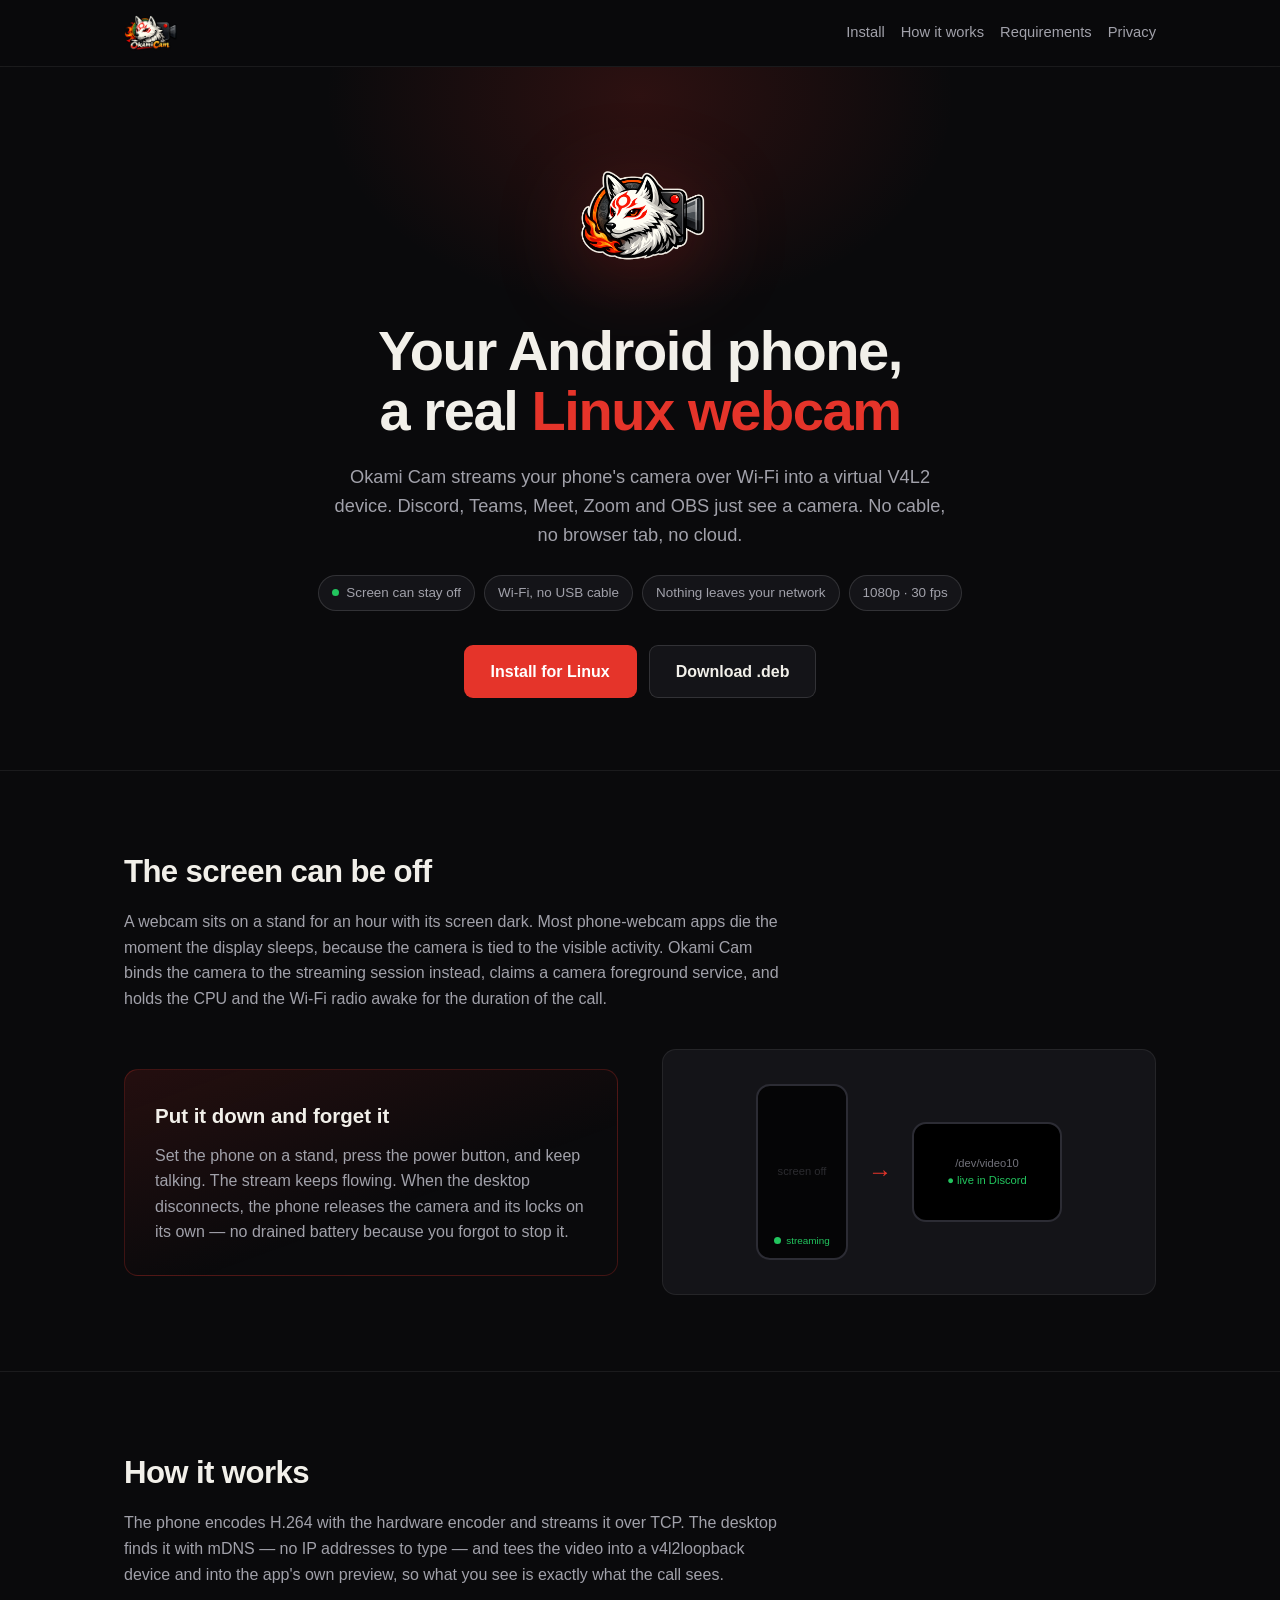
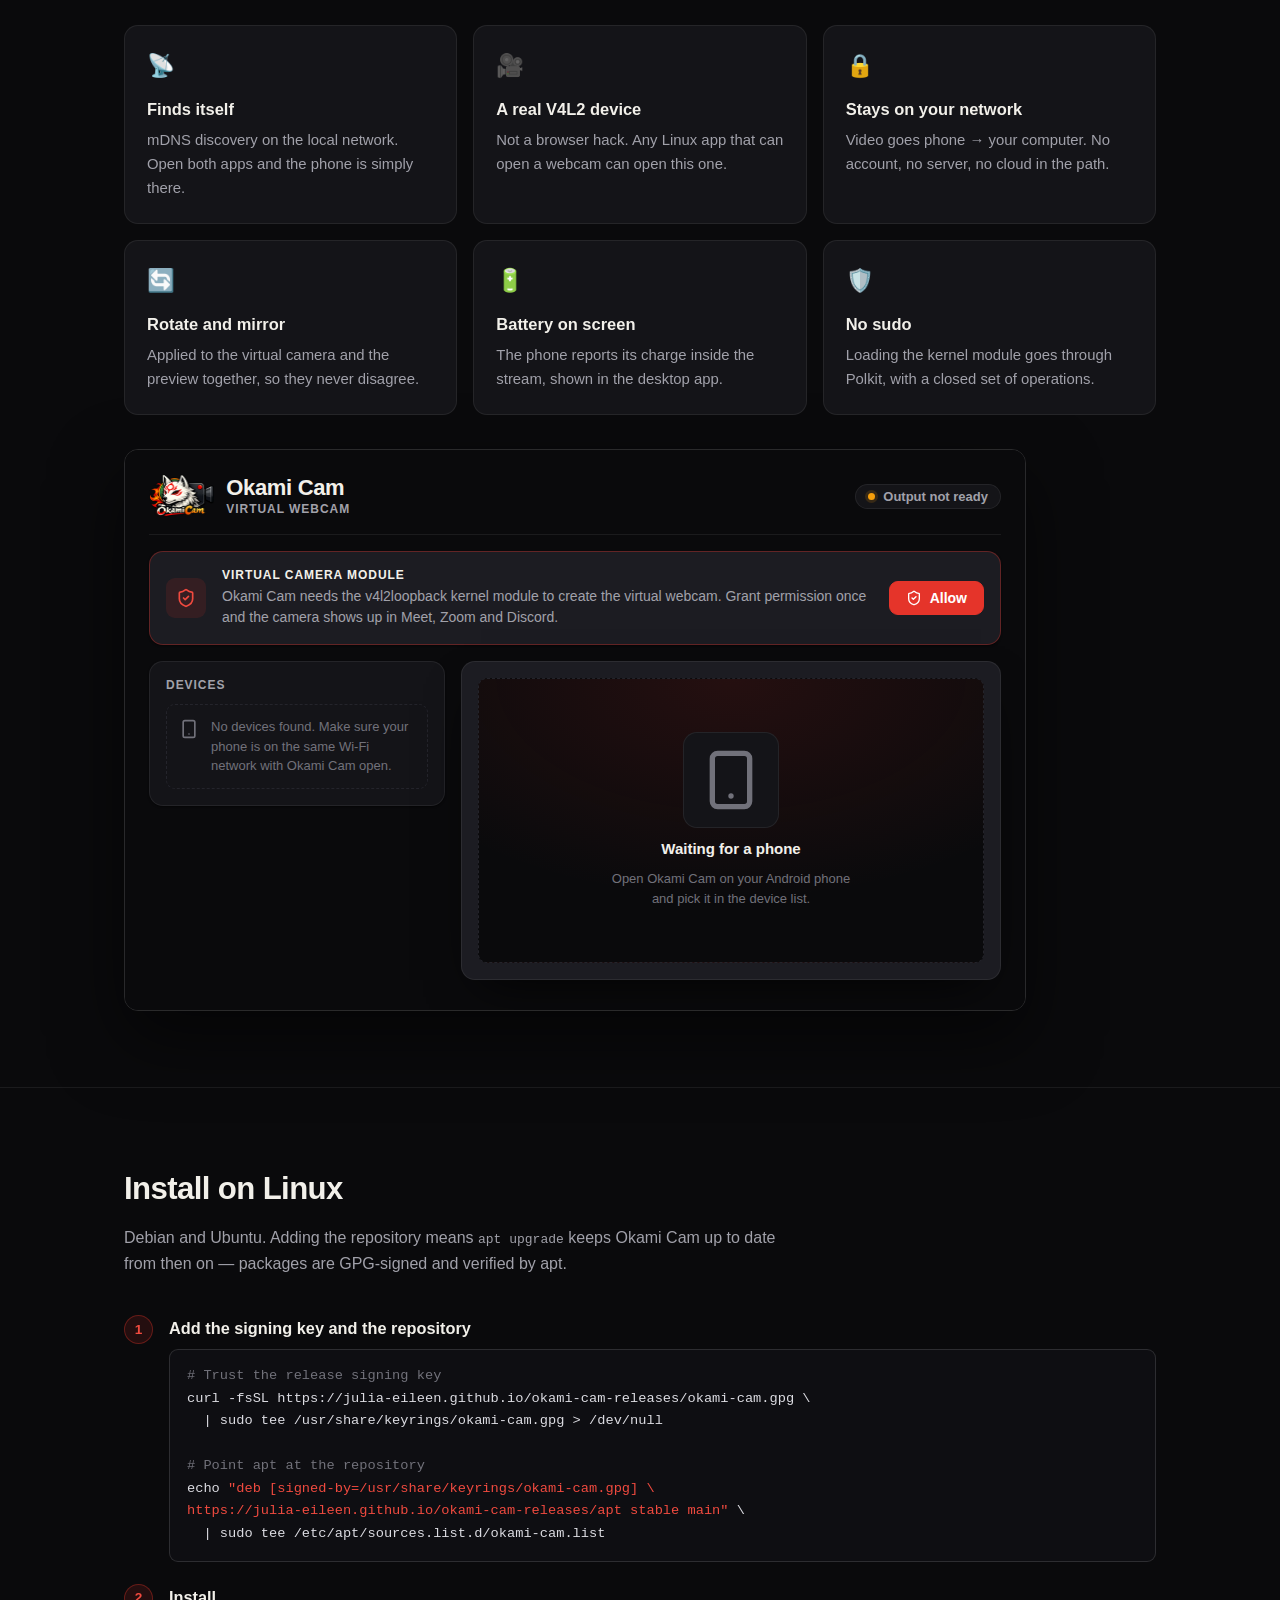
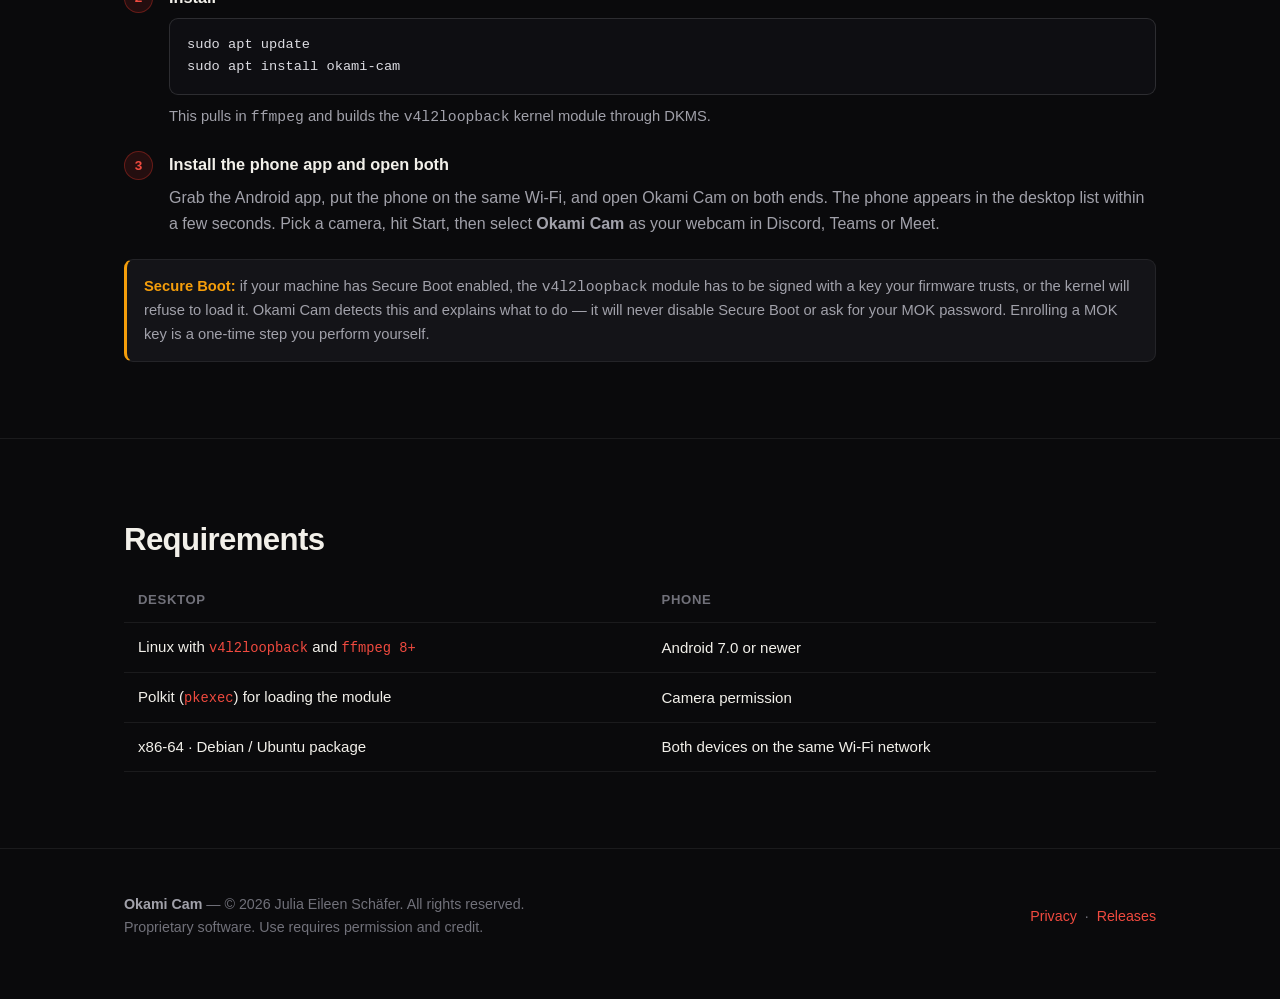
<file: index.html>
<!doctype html>
<html lang="en">
<head>
<meta charset="utf-8">
<meta name="viewport" content="width=device-width, initial-scale=1">
<title>Okami Cam — your Android phone as a Linux webcam</title>
<meta name="description" content="Turn an Android phone into a native Linux virtual webcam over Wi-Fi. Works with Discord, Teams, Meet, Zoom and OBS. The phone's screen can stay off.">
<link rel="icon" href="assets/mark.png">
<meta property="og:title" content="Okami Cam">
<meta property="og:description" content="Your Android phone as a native Linux webcam, over Wi-Fi. The screen can stay off.">
<meta property="og:image" content="assets/mark.png">
<meta property="og:type" content="website">
<link rel="stylesheet" href="style.css">
</head>
<body>

<header>
  <div class="wrap nav">
    <img src="assets/logo.png" alt="Okami Cam">
    <span class="spacer"></span>
    <a href="#install">Install</a>
    <a href="#how" class="hide-sm">How it works</a>
    <a href="#requirements" class="hide-sm">Requirements</a>
    <a href="privacy.html" class="hide-sm">Privacy</a>
  </div>
</header>

<div class="hero">
  <div class="wrap">
    <img class="mark" src="assets/mark.png" alt="">
    <h1>Your Android phone,<br>a real <span class="accent">Linux webcam</span></h1>
    <p class="sub">
      Okami Cam streams your phone's camera over Wi‑Fi into a virtual V4L2 device.
      Discord, Teams, Meet, Zoom and OBS just see a camera. No cable, no browser tab, no cloud.
    </p>
    <div class="badges">
      <span class="badge"><span class="dot"></span> Screen can stay off</span>
      <span class="badge">Wi‑Fi, no USB cable</span>
      <span class="badge">Nothing leaves your network</span>
      <span class="badge">1080p&nbsp;·&nbsp;30&nbsp;fps</span>
    </div>
    <div class="cta">
      <a class="btn btn-primary" href="#install">Install for Linux</a>
      <a class="btn btn-ghost" href="https://github.com/julia-eileen/okami-cam-releases/releases/latest">Download .deb</a>
    </div>
  </div>
</div>

<section id="why">
  <div class="wrap">
    <h2>The screen can be off</h2>
    <p class="lede">
      A webcam sits on a stand for an hour with its screen dark. Most phone‑webcam apps
      die the moment the display sleeps, because the camera is tied to the visible activity.
      Okami Cam binds the camera to the streaming session instead, claims a camera foreground
      service, and holds the CPU and the Wi‑Fi radio awake for the duration of the call.
    </p>
    <div class="spotlight">
      <div class="card">
        <h3>Put it down and forget it</h3>
        <p>
          Set the phone on a stand, press the power button, and keep talking. The stream
          keeps flowing. When the desktop disconnects, the phone releases the camera and
          its locks on its own — no drained battery because you forgot to stop it.
        </p>
      </div>
      <div class="phone-demo">
        <div class="screen off">
          <span style="opacity:.35">screen off</span>
          <span class="live"><span class="dot"></span> streaming</span>
        </div>
        <span class="arrow">→</span>
        <div class="screen" style="width:150px;height:100px">
          <span>/dev/video10<br><span style="color:var(--live)">● live in Discord</span></span>
        </div>
      </div>
    </div>
  </div>
</section>

<section id="how">
  <div class="wrap">
    <h2>How it works</h2>
    <p class="lede">
      The phone encodes H.264 with the hardware encoder and streams it over TCP. The desktop
      finds it with mDNS — no IP addresses to type — and tees the video into a v4l2loopback
      device and into the app's own preview, so what you see is exactly what the call sees.
    </p>
    <div class="grid">
      <div class="feat"><span class="ico">📡</span><h3>Finds itself</h3>
        <p>mDNS discovery on the local network. Open both apps and the phone is simply there.</p></div>
      <div class="feat"><span class="ico">🎥</span><h3>A real V4L2 device</h3>
        <p>Not a browser hack. Any Linux app that can open a webcam can open this one.</p></div>
      <div class="feat"><span class="ico">🔒</span><h3>Stays on your network</h3>
        <p>Video goes phone → your computer. No account, no server, no cloud in the path.</p></div>
      <div class="feat"><span class="ico">🔄</span><h3>Rotate and mirror</h3>
        <p>Applied to the virtual camera and the preview together, so they never disagree.</p></div>
      <div class="feat"><span class="ico">🔋</span><h3>Battery on screen</h3>
        <p>The phone reports its charge inside the stream, shown in the desktop app.</p></div>
      <div class="feat"><span class="ico">🛡️</span><h3>No sudo</h3>
        <p>Loading the kernel module goes through Polkit, with a closed set of operations.</p></div>
    </div>
    <img class="shot" src="assets/screenshot.png" alt="The Okami Cam desktop app" style="margin-top:34px">
  </div>
</section>

<section id="install">
  <div class="wrap">
    <h2>Install on Linux</h2>
    <p class="lede">
      Debian and Ubuntu. Adding the repository means <code>apt upgrade</code> keeps Okami Cam
      up to date from then on — packages are GPG‑signed and verified by apt.
    </p>

    <div class="step">
      <div class="num">1</div>
      <div class="step-body">
        <h3>Add the signing key and the repository</h3>
<pre><span class="c"># Trust the release signing key</span>
curl -fsSL https://julia-eileen.github.io/okami-cam-releases/okami-cam.gpg \
  | sudo tee /usr/share/keyrings/okami-cam.gpg &gt; /dev/null

<span class="c"># Point apt at the repository</span>
echo <span class="k">"deb [signed-by=/usr/share/keyrings/okami-cam.gpg] \
https://julia-eileen.github.io/okami-cam-releases/apt stable main"</span> \
  | sudo tee /etc/apt/sources.list.d/okami-cam.list</pre>
      </div>
    </div>

    <div class="step">
      <div class="num">2</div>
      <div class="step-body">
        <h3>Install</h3>
<pre>sudo apt update
sudo apt install okami-cam</pre>
        <p style="color:var(--text-2);font-size:.92rem;margin-top:10px">
          This pulls in <code>ffmpeg</code> and builds the <code>v4l2loopback</code> kernel
          module through DKMS.
        </p>
      </div>
    </div>

    <div class="step">
      <div class="num">3</div>
      <div class="step-body">
        <h3>Install the phone app and open both</h3>
        <p style="color:var(--text-2)">
          Grab the Android app, put the phone on the same Wi‑Fi, and open Okami Cam on both
          ends. The phone appears in the desktop list within a few seconds. Pick a camera,
          hit Start, then select <strong>Okami Cam</strong> as your webcam in Discord, Teams
          or Meet.
        </p>
      </div>
    </div>

    <div class="note">
      <div>
        <p><strong>Secure Boot:</strong> if your machine has Secure Boot enabled, the
        <code>v4l2loopback</code> module has to be signed with a key your firmware trusts, or the
        kernel will refuse to load it. Okami Cam detects this and explains what to do — it will
        never disable Secure Boot or ask for your MOK password. Enrolling a MOK key is a
        one‑time step you perform yourself.</p>
      </div>
    </div>
  </div>
</section>

<section id="requirements">
  <div class="wrap">
    <h2>Requirements</h2>
    <table>
      <tr><th>Desktop</th><th>Phone</th></tr>
      <tr>
        <td>Linux with <code>v4l2loopback</code> and <code>ffmpeg 8+</code></td>
        <td>Android 7.0 or newer</td>
      </tr>
      <tr>
        <td>Polkit (<code>pkexec</code>) for loading the module</td>
        <td>Camera permission</td>
      </tr>
      <tr>
        <td>x86‑64 · Debian / Ubuntu package</td>
        <td>Both devices on the same Wi‑Fi network</td>
      </tr>
    </table>
  </div>
</section>

<footer>
  <div class="wrap row">
    <div>
      <strong style="color:var(--text-2)">Okami Cam</strong> — © 2026 Julia Eileen Schäfer.
      All rights reserved.<br>
      Proprietary software. Use requires permission and credit.
    </div>
    <div><a href="privacy.html">Privacy</a> &nbsp;·&nbsp; <a href="https://github.com/julia-eileen/okami-cam-releases/releases">Releases</a></div>
  </div>
</footer>

</body>
</html>
</file>
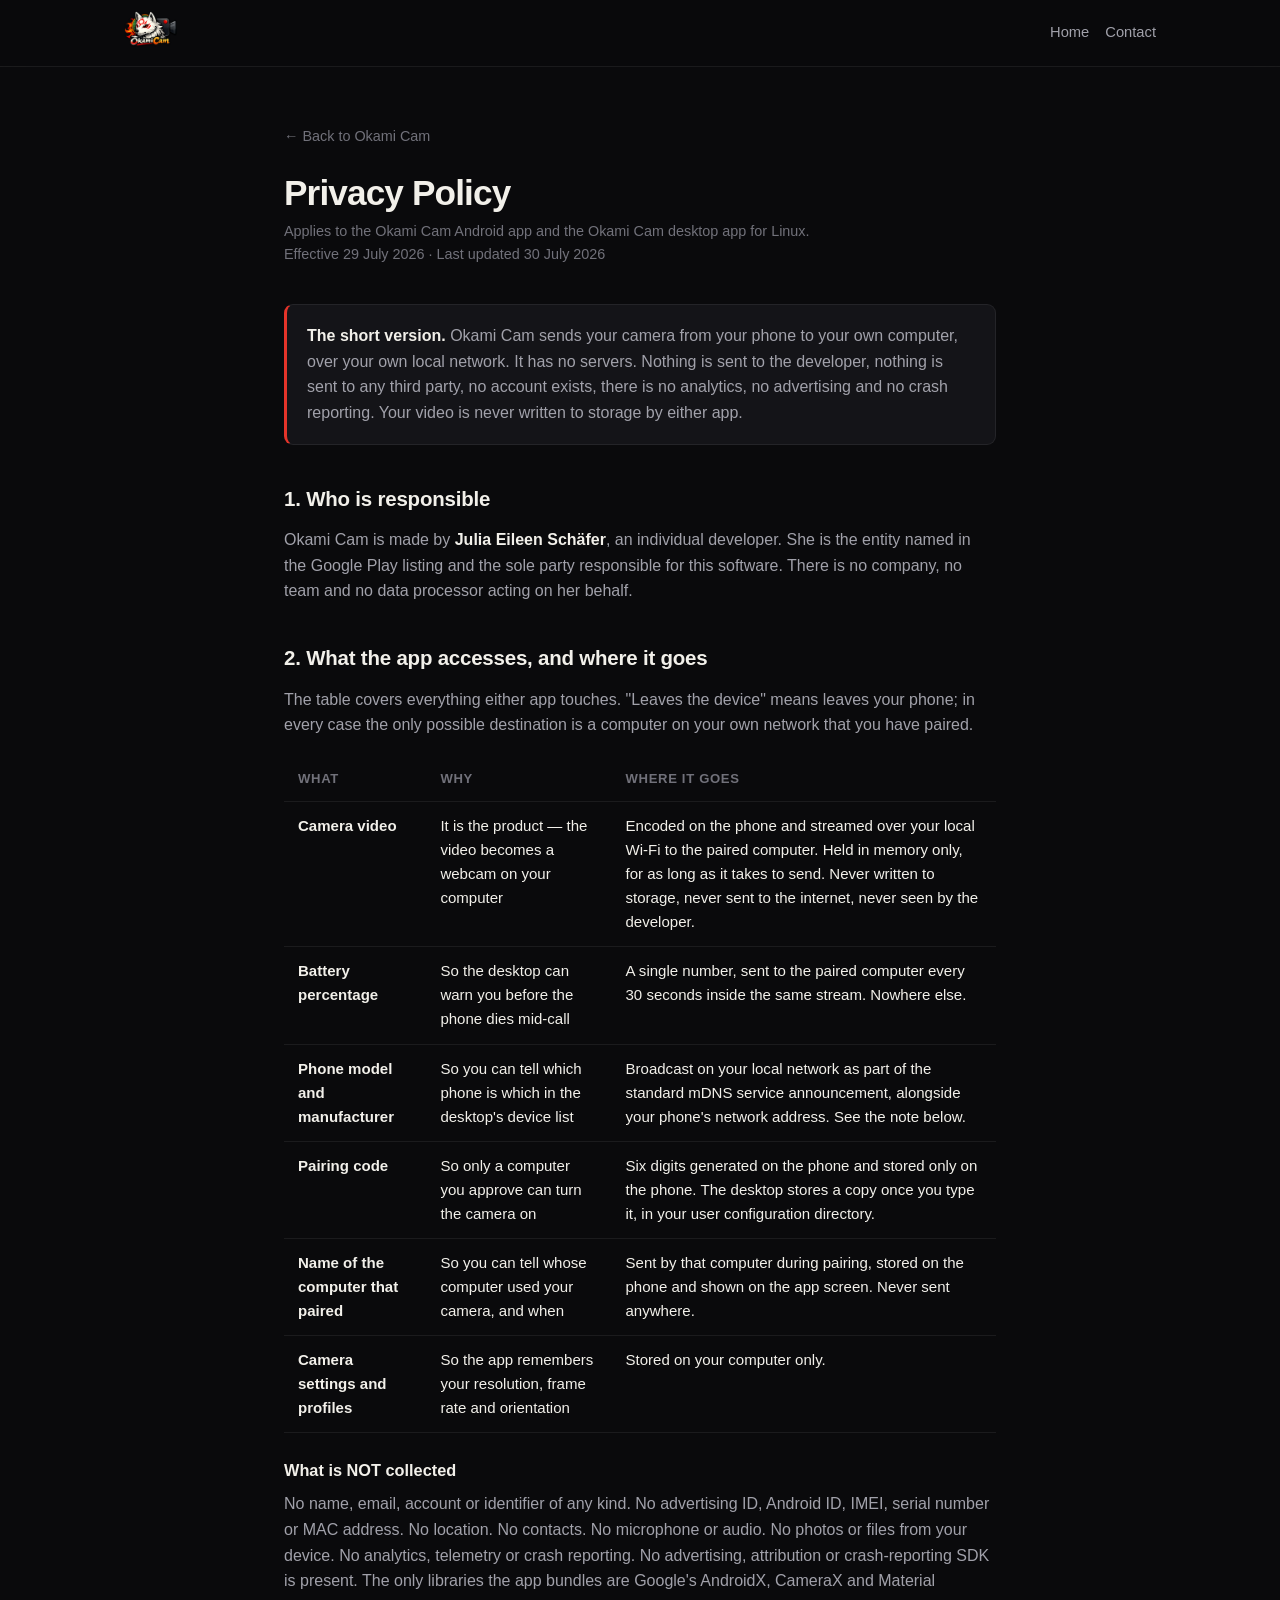
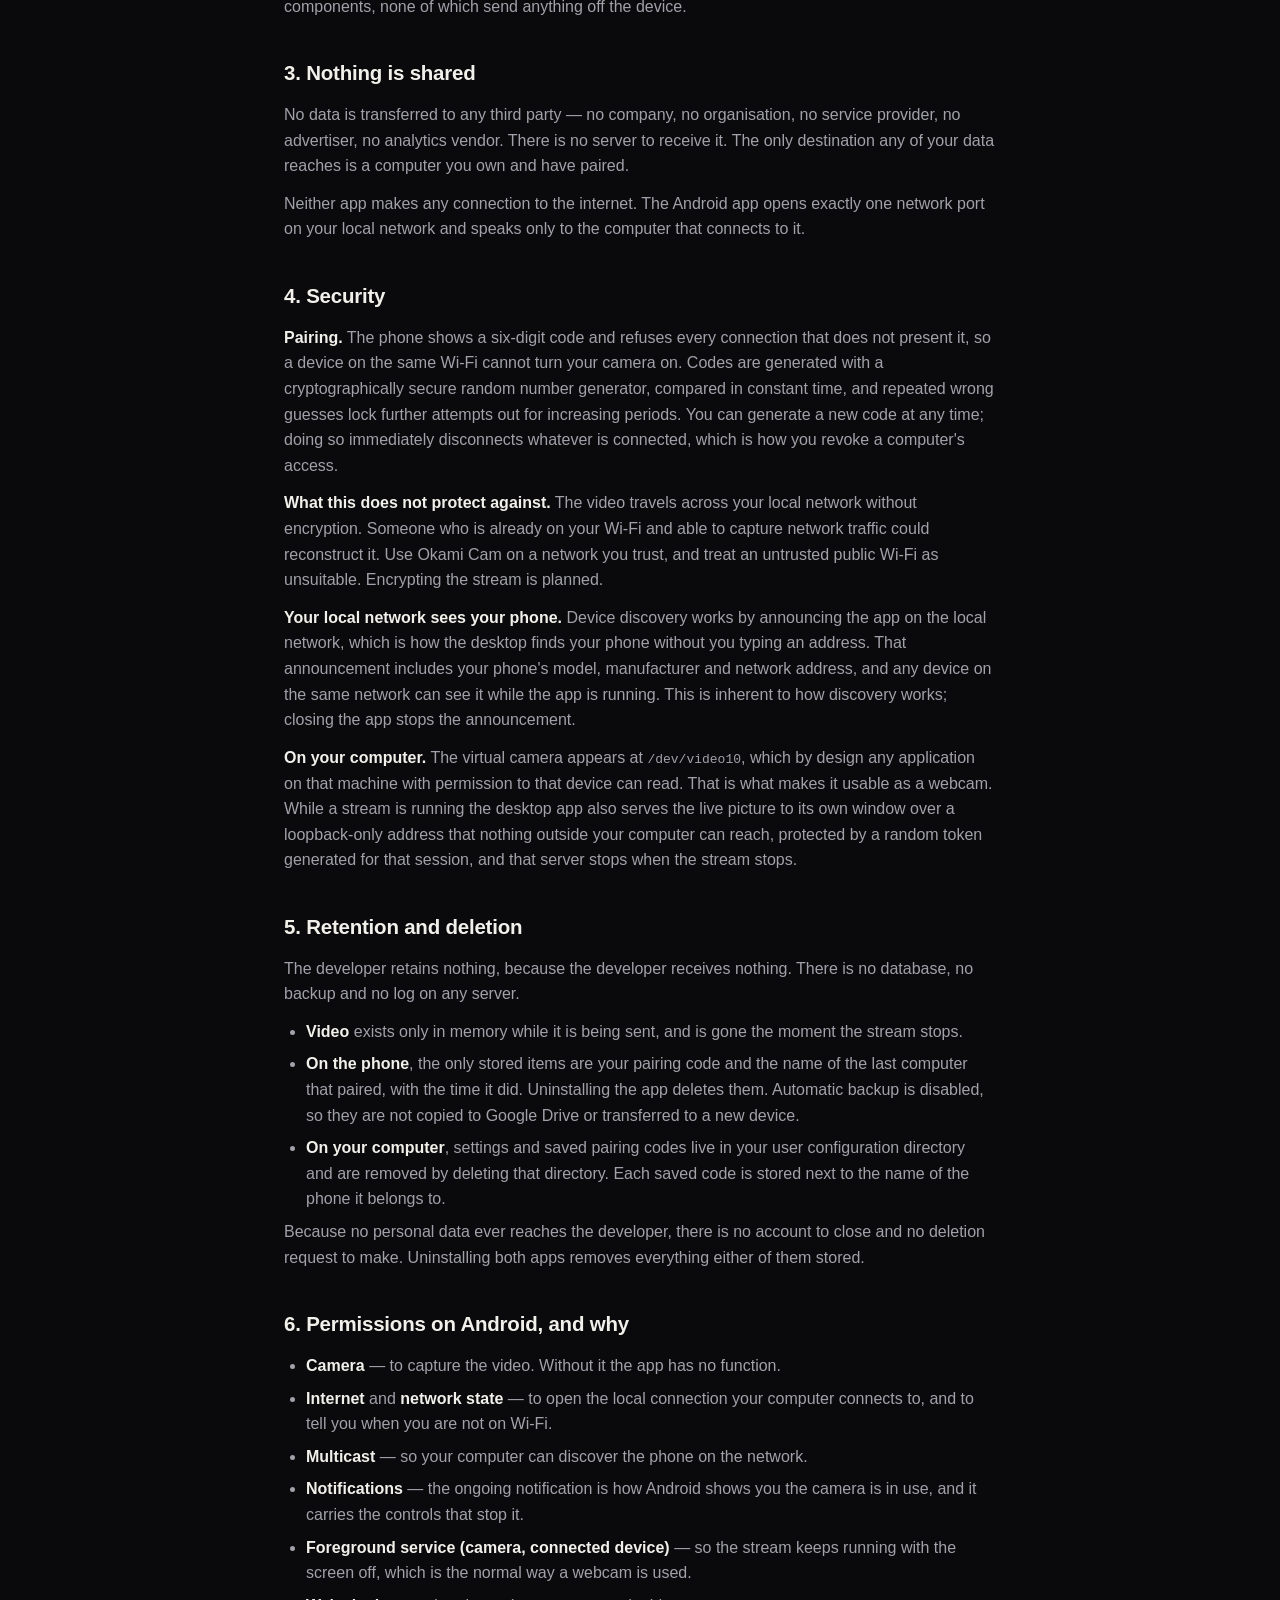
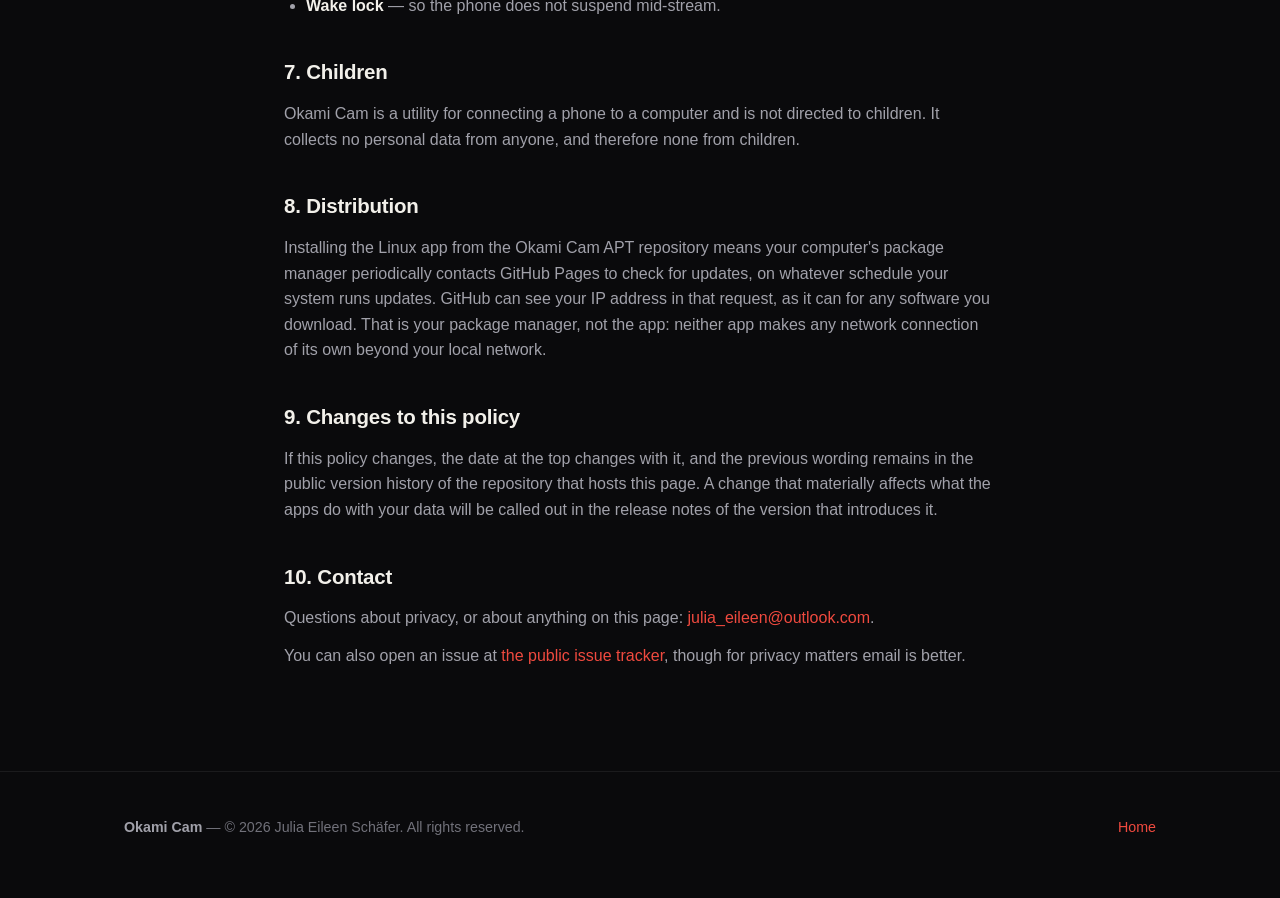
<file: privacy.html>
<!doctype html>
<html lang="en">
<head>
<meta charset="utf-8">
<meta name="viewport" content="width=device-width, initial-scale=1">
<title>Privacy Policy — Okami Cam</title>
<meta name="description" content="The Okami Cam privacy policy. Okami Cam sends your camera to your own computer on your own network, and to nobody else.">
<link rel="icon" href="assets/mark.png">
<link rel="stylesheet" href="style.css">
</head>
<body>

<header>
  <div class="wrap nav">
    <a href="./"><img src="assets/logo.png" alt="Okami Cam"></a>
    <span class="spacer"></span>
    <a href="./">Home</a>
    <a href="#contact">Contact</a>
  </div>
</header>

<div class="doc">
  <a class="back" href="./">← Back to Okami Cam</a>

  <h1>Privacy Policy</h1>
  <p class="meta">Applies to the Okami Cam Android app and the Okami Cam desktop app for Linux.<br>
  Effective 29 July 2026 · Last updated 30 July 2026</p>

  <div class="callout">
    <p><strong>The short version.</strong> Okami Cam sends your camera from your phone to
    your own computer, over your own local network. It has no servers. Nothing is sent to
    the developer, nothing is sent to any third party, no account exists, there is no
    analytics, no advertising and no crash reporting. Your video is never written to storage
    by either app.</p>
  </div>

  <h2>1. Who is responsible</h2>
  <p>Okami Cam is made by <strong>Julia Eileen Schäfer</strong>, an individual developer.
  She is the entity named in the Google Play listing and the sole party responsible for this
  software. There is no company, no team and no data processor acting on her behalf.</p>

  <h2>2. What the app accesses, and where it goes</h2>
  <p>The table covers everything either app touches. "Leaves the device" means leaves your
  phone; in every case the only possible destination is a computer on your own network that
  you have paired.</p>

  <table>
    <tr><th>What</th><th>Why</th><th>Where it goes</th></tr>
    <tr>
      <td>Camera video</td>
      <td>It is the product — the video becomes a webcam on your computer</td>
      <td>Encoded on the phone and streamed over your local Wi‑Fi to the paired computer.
      Held in memory only, for as long as it takes to send. Never written to storage, never
      sent to the internet, never seen by the developer.</td>
    </tr>
    <tr>
      <td>Battery percentage</td>
      <td>So the desktop can warn you before the phone dies mid‑call</td>
      <td>A single number, sent to the paired computer every 30 seconds inside the same
      stream. Nowhere else.</td>
    </tr>
    <tr>
      <td>Phone model and manufacturer</td>
      <td>So you can tell which phone is which in the desktop's device list</td>
      <td>Broadcast on your local network as part of the standard mDNS service announcement,
      alongside your phone's network address. See the note below.</td>
    </tr>
    <tr>
      <td>Pairing code</td>
      <td>So only a computer you approve can turn the camera on</td>
      <td>Six digits generated on the phone and stored only on the phone. The desktop stores
      a copy once you type it, in your user configuration directory.</td>
    </tr>
    <tr>
      <td>Name of the computer that paired</td>
      <td>So you can tell whose computer used your camera, and when</td>
      <td>Sent by that computer during pairing, stored on the phone and shown on the app
      screen. Never sent anywhere.</td>
    </tr>
    <tr>
      <td>Camera settings and profiles</td>
      <td>So the app remembers your resolution, frame rate and orientation</td>
      <td>Stored on your computer only.</td>
    </tr>
  </table>

  <h3>What is NOT collected</h3>
  <p>No name, email, account or identifier of any kind. No advertising ID, Android ID, IMEI,
  serial number or MAC address. No location. No contacts. No microphone or audio. No photos
  or files from your device. No analytics, telemetry or crash reporting. No advertising,
  attribution or crash‑reporting SDK is present. The only libraries the app bundles are
  Google's AndroidX, CameraX and Material components, none of which send anything off the
  device.</p>

  <h2>3. Nothing is shared</h2>
  <p>No data is transferred to any third party — no company, no organisation, no service
  provider, no advertiser, no analytics vendor. There is no server to receive it. The only
  destination any of your data reaches is a computer you own and have paired.</p>
  <p>Neither app makes any connection to the internet. The Android app opens exactly one
  network port on your local network and speaks only to the computer that connects to it.</p>

  <h2>4. Security</h2>
  <p><strong>Pairing.</strong> The phone shows a six‑digit code and refuses every connection
  that does not present it, so a device on the same Wi‑Fi cannot turn your camera on. Codes
  are generated with a cryptographically secure random number generator, compared in constant
  time, and repeated wrong guesses lock further attempts out for increasing periods. You can
  generate a new code at any time; doing so immediately disconnects whatever is connected,
  which is how you revoke a computer's access.</p>
  <p><strong>What this does not protect against.</strong> The video travels across your local
  network without encryption. Someone who is already on your Wi‑Fi and able to capture network
  traffic could reconstruct it. Use Okami Cam on a network you trust, and treat an untrusted
  public Wi‑Fi as unsuitable. Encrypting the stream is planned.</p>
  <p><strong>Your local network sees your phone.</strong> Device discovery works by
  announcing the app on the local network, which is how the desktop finds your phone without
  you typing an address. That announcement includes your phone's model, manufacturer and
  network address, and any device on the same network can see it while the app is running.
  This is inherent to how discovery works; closing the app stops the announcement.</p>
  <p><strong>On your computer.</strong> The virtual camera appears at
  <code>/dev/video10</code>, which by design any application on that machine with permission
  to that device can read. That is what makes it usable as a webcam. While a stream is
  running the desktop app also serves the live picture to its own window over a
  loopback‑only address that nothing outside your computer can reach, protected by a random
  token generated for that session, and that server stops when the stream stops.</p>

  <h2>5. Retention and deletion</h2>
  <p>The developer retains nothing, because the developer receives nothing. There is no
  database, no backup and no log on any server.</p>
  <ul>
    <li><strong>Video</strong> exists only in memory while it is being sent, and is gone the
    moment the stream stops.</li>
    <li><strong>On the phone</strong>, the only stored items are your pairing code and the
    name of the last computer that paired, with the time it did. Uninstalling the app deletes
    them. Automatic backup is disabled, so they are not copied to Google Drive or transferred
    to a new device.</li>
    <li><strong>On your computer</strong>, settings and saved pairing codes live in your user
    configuration directory and are removed by deleting that directory. Each saved code is
    stored next to the name of the phone it belongs to.</li>
  </ul>
  <p>Because no personal data ever reaches the developer, there is no account to close and no
  deletion request to make. Uninstalling both apps removes everything either of them stored.</p>

  <h2>6. Permissions on Android, and why</h2>
  <ul>
    <li><strong>Camera</strong> — to capture the video. Without it the app has no function.</li>
    <li><strong>Internet</strong> and <strong>network state</strong> — to open the local
    connection your computer connects to, and to tell you when you are not on Wi‑Fi.</li>
    <li><strong>Multicast</strong> — so your computer can discover the phone on the network.</li>
    <li><strong>Notifications</strong> — the ongoing notification is how Android shows you the
    camera is in use, and it carries the controls that stop it.</li>
    <li><strong>Foreground service (camera, connected device)</strong> — so the stream keeps
    running with the screen off, which is the normal way a webcam is used.</li>
    <li><strong>Wake lock</strong> — so the phone does not suspend mid‑stream.</li>
  </ul>

  <h2>7. Children</h2>
  <p>Okami Cam is a utility for connecting a phone to a computer and is not directed to
  children. It collects no personal data from anyone, and therefore none from children.</p>

  <h2>8. Distribution</h2>
  <p>Installing the Linux app from the Okami Cam APT repository means your computer's package
  manager periodically contacts GitHub Pages to check for updates, on whatever schedule your
  system runs updates. GitHub can see your IP address in that request, as it can for any
  software you download. That is your package manager, not the app: neither app makes any
  network connection of its own beyond your local network.</p>

  <h2>9. Changes to this policy</h2>
  <p>If this policy changes, the date at the top changes with it, and the previous wording
  remains in the public version history of the repository that hosts this page. A change that
  materially affects what the apps do with your data will be called out in the release notes
  of the version that introduces it.</p>

  <h2 id="contact">10. Contact</h2>
  <p>Questions about privacy, or about anything on this page:
  <a href="mailto:julia_eileen@outlook.com">julia_eileen@outlook.com</a>.</p>
  <p>You can also open an issue at
  <a href="https://github.com/julia-eileen/okami-cam-releases/issues">the public issue
  tracker</a>, though for privacy matters email is better.</p>
</div>

<footer>
  <div class="wrap row">
    <div><strong style="color:var(--text-2)">Okami Cam</strong> — © 2026 Julia Eileen Schäfer. All rights reserved.</div>
    <div><a href="./">Home</a></div>
  </div>
</footer>

</body>
</html>
</file>
<file: style.css>
:root{
    --bg:#0a0a0c; --surface:#141418; --raised:#1c1c22;
    --line:rgba(255,255,255,.07); --line-strong:rgba(255,255,255,.13);
    --text:#f2f0ea; --text-2:#a1a1aa; --text-3:#71717a;
    --brand:#e5342a; --brand-hi:#f04a3f; --brand-soft:rgba(229,52,42,.12);
    --live:#22c55e; --warn:#f59e0b;
    --r:14px; --r-sm:9px;
    --mono:ui-monospace,"SFMono-Regular",Menlo,Consolas,"Liberation Mono",monospace;
  }
  *{box-sizing:border-box;margin:0;padding:0}
  html{scroll-behavior:smooth}
  body{
    background:var(--bg);color:var(--text);
    font-family:-apple-system,BlinkMacSystemFont,"Segoe UI",Roboto,Cantarell,sans-serif;
    line-height:1.6;-webkit-font-smoothing:antialiased;
  }
  .wrap{max-width:1080px;margin:0 auto;padding:0 24px}
  a{color:var(--brand-hi);text-decoration:none}
  a:hover{text-decoration:underline}

  /* ── header ── */
  header{position:sticky;top:0;z-index:20;backdrop-filter:blur(14px);
    background:rgba(10,10,12,.78);border-bottom:1px solid var(--line)}
  .nav{display:flex;align-items:center;gap:16px;height:66px}
  .nav img{height:36px;width:auto}
  .nav .spacer{flex:1}
  .nav a{color:var(--text-2);font-size:.92rem;font-weight:500}
  .nav a:hover{color:var(--text);text-decoration:none}
  @media(max-width:640px){.nav .hide-sm{display:none}}

  /* ── hero ── */
  .hero{position:relative;padding:88px 0 72px;text-align:center;overflow:hidden}
  .hero::before{content:"";position:absolute;inset:-40% 0 auto 50%;translate:-50% 0;
    width:900px;height:620px;background:radial-gradient(closest-side,rgba(229,52,42,.16),transparent 70%);
    pointer-events:none}
  .hero > *{position:relative}
  .hero img.mark{width:132px;height:132px;margin-bottom:26px;
    filter:drop-shadow(0 14px 42px rgba(229,52,42,.28))}
  h1{font-size:clamp(2.3rem,6vw,3.5rem);line-height:1.08;letter-spacing:-.025em;font-weight:800}
  h1 .accent{color:var(--brand)}
  .sub{margin:20px auto 0;max-width:620px;font-size:1.14rem;color:var(--text-2)}
  .badges{display:flex;flex-wrap:wrap;gap:9px;justify-content:center;margin-top:26px}
  .badge{display:inline-flex;align-items:center;gap:7px;padding:6px 13px;border-radius:999px;
    background:var(--surface);border:1px solid var(--line-strong);font-size:.84rem;color:var(--text-2)}
  .dot{width:7px;height:7px;border-radius:50%;background:var(--live)}
  .cta{display:flex;flex-wrap:wrap;gap:12px;justify-content:center;margin-top:34px}
  .btn{display:inline-flex;align-items:center;gap:9px;padding:13px 26px;border-radius:var(--r-sm);
    font-weight:650;font-size:1rem;transition:.18s;border:1px solid transparent}
  .btn-primary{background:var(--brand);color:#fff}
  .btn-primary:hover{background:var(--brand-hi);text-decoration:none;transform:translateY(-1px)}
  .btn-ghost{background:var(--surface);color:var(--text);border-color:var(--line-strong)}
  .btn-ghost:hover{background:var(--raised);text-decoration:none}

  /* ── sections ── */
  section{padding:76px 0;border-top:1px solid var(--line)}
  h2{font-size:1.95rem;letter-spacing:-.02em;font-weight:750;margin-bottom:12px}
  .lede{color:var(--text-2);max-width:660px;margin-bottom:38px}

  /* ── the killer feature ── */
  .spotlight{display:grid;grid-template-columns:1fr 1fr;gap:44px;align-items:center}
  @media(max-width:820px){.spotlight{grid-template-columns:1fr;gap:30px}}
  .spotlight .card{background:linear-gradient(160deg,var(--brand-soft),transparent 62%);
    border:1px solid rgba(229,52,42,.24);border-radius:var(--r);padding:30px}
  .spotlight h3{font-size:1.28rem;margin-bottom:10px}
  .spotlight p{color:var(--text-2)}
  .phone-demo{display:flex;align-items:center;justify-content:center;gap:20px;
    background:var(--surface);border:1px solid var(--line);border-radius:var(--r);padding:34px 20px}
  .screen{width:92px;height:176px;border-radius:14px;border:2px solid #2c2c34;background:#000;
    display:flex;align-items:center;justify-content:center;color:var(--text-3);font-size:.7rem;
    text-align:center;padding:8px;position:relative}
  .screen.off{background:#050506}
  .screen .live{position:absolute;bottom:10px;display:flex;align-items:center;gap:5px;
    font-size:.62rem;color:var(--live)}
  .arrow{color:var(--brand);font-size:1.5rem}

  /* ── feature grid ── */
  .grid{display:grid;grid-template-columns:repeat(auto-fit,minmax(255px,1fr));gap:16px}
  .feat{background:var(--surface);border:1px solid var(--line);border-radius:var(--r);padding:22px}
  .feat h3{font-size:1.03rem;margin-bottom:7px}
  .feat p{color:var(--text-2);font-size:.93rem}
  .feat .ico{font-size:1.4rem;margin-bottom:12px;display:block}

  /* ── install ── */
  .step{display:flex;gap:16px;margin-bottom:22px}
  .num{flex:none;width:29px;height:29px;border-radius:50%;background:var(--brand-soft);
    border:1px solid rgba(229,52,42,.35);color:var(--brand-hi);display:flex;align-items:center;
    justify-content:center;font-size:.85rem;font-weight:700}
  .step-body{flex:1;min-width:0}
  .step h3{font-size:1.02rem;margin-bottom:8px}
  pre{background:#0e0e12;border:1px solid var(--line-strong);border-radius:var(--r-sm);
    padding:15px 17px;overflow-x:auto;font-family:var(--mono);font-size:.855rem;line-height:1.65;
    color:#dcdce2;position:relative}
  pre .c{color:var(--text-3)}
  pre .k{color:var(--brand-hi)}
  .note{display:flex;gap:12px;background:var(--surface);border:1px solid var(--line);
    border-left:3px solid var(--warn);border-radius:var(--r-sm);padding:15px 17px;margin-top:12px}
  .note strong{color:var(--warn)}
  .note p{color:var(--text-2);font-size:.92rem}

  /* ── shot ── */
  .shot{border:1px solid var(--line-strong);border-radius:var(--r);overflow:hidden;
    box-shadow:0 28px 70px rgba(0,0,0,.55);max-width:100%;display:block;margin-top:8px}

  /* ── req table ── */
  table{width:100%;border-collapse:collapse;font-size:.94rem}
  th,td{text-align:left;padding:12px 14px;border-bottom:1px solid var(--line)}
  th{color:var(--text-3);font-weight:600;font-size:.82rem;text-transform:uppercase;letter-spacing:.05em}
  td code{font-family:var(--mono);font-size:.86rem;color:var(--brand-hi)}

  footer{padding:44px 0 60px;border-top:1px solid var(--line);color:var(--text-3);font-size:.89rem}
  footer .row{display:flex;flex-wrap:wrap;gap:14px;align-items:center;justify-content:space-between}

/* ── long-form pages (privacy, terms) ── */
.doc{max-width:760px;margin:0 auto;padding:56px 24px 90px}
.doc h1{font-size:2.2rem;margin-bottom:8px}
.doc .meta{color:var(--text-3);font-size:.9rem;margin-bottom:38px}
.doc h2{font-size:1.28rem;margin:38px 0 12px;letter-spacing:-.01em}
.doc h3{font-size:1.02rem;margin:24px 0 8px;color:var(--text)}
.doc p,.doc li{color:var(--text-2);margin-bottom:12px}
.doc ul{padding-left:22px}
.doc li{margin-bottom:7px}
.doc strong{color:var(--text)}
.doc .callout{background:var(--surface);border:1px solid var(--line);
  border-left:3px solid var(--brand);border-radius:var(--r-sm);padding:18px 20px;margin:22px 0}
.doc .callout p:last-child{margin-bottom:0}
.doc table{margin:18px 0}
.doc table{table-layout:auto}
.doc td:first-child{color:var(--text);font-weight:550;white-space:nowrap}
/* Three-column tables (what / why / where) need the prose columns to breathe;
   pinning the first column at a percentage was written for two-column tables
   and strangled the rest. */
.doc table tr:has(td:nth-child(3)) td:first-child{white-space:normal;width:20%}
.doc table tr:has(td:nth-child(3)) td:nth-child(2){width:26%}
.doc th,.doc td{vertical-align:top}
.doc a.back{display:inline-block;margin-bottom:26px;color:var(--text-3);font-size:.9rem}
</file>
